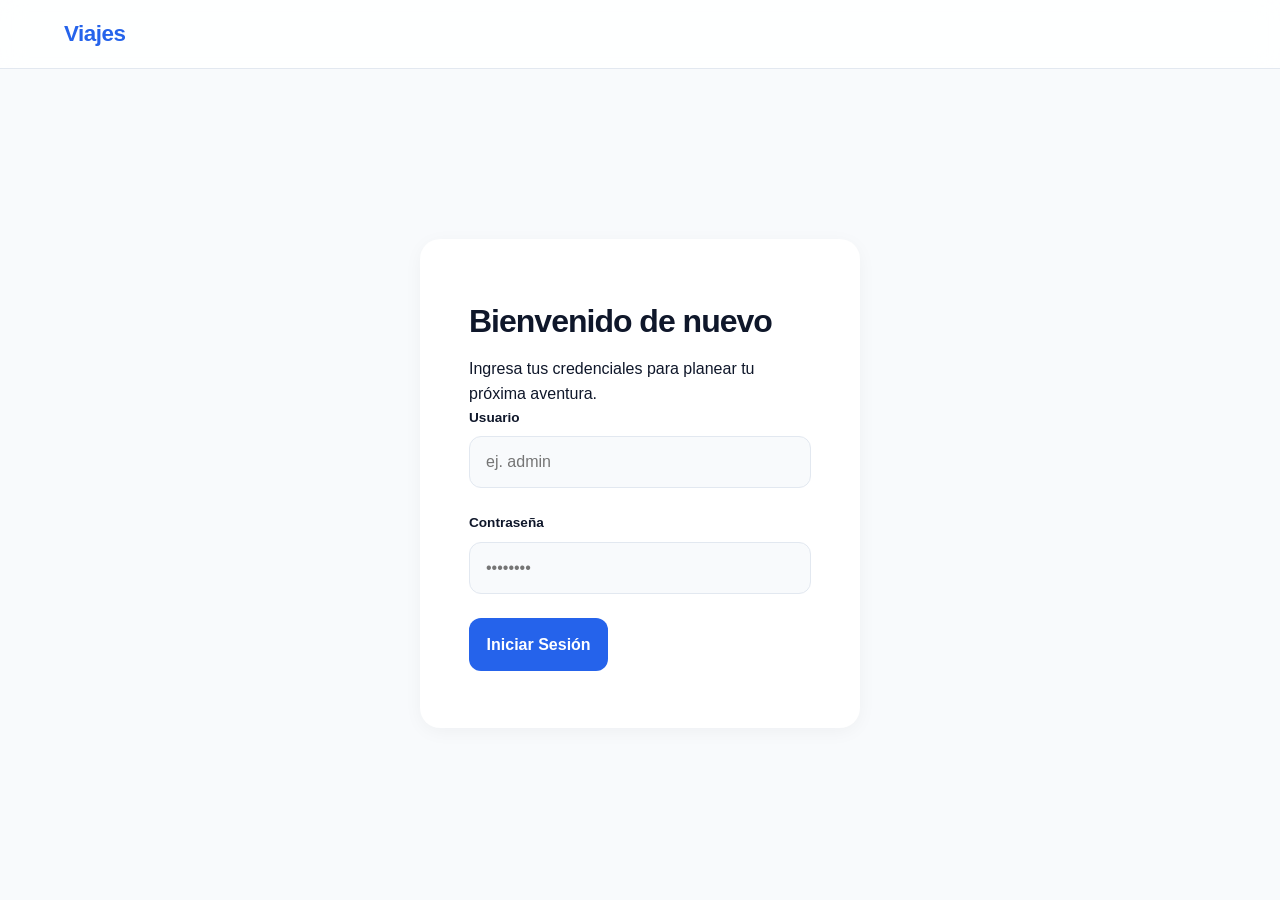
<file: index.html>
<!DOCTYPE html>
<html lang="es">
<head>
    <meta charset="UTF-8">
    <meta name="viewport" content="width=device-width, initial-scale=1.0">
    <title>Acceso | Viajes</title>
    <link rel="stylesheet" href="assets/css/style.css">
</head>
<body>

    <header>
        <h1>Viajes</h1>
    </header>

    <div class="login-wrapper">
        <div class="login-card">
            <h2>Bienvenido de nuevo</h2>
            <p>Ingresa tus credenciales para planear tu próxima aventura.</p>
            
            <div id="errorMessage" class="error-msg">
                Credenciales incorrectas. Revisa tu usuario y contraseña.
            </div>

            <form id="loginForm">
                <div class="input-group">
                    <label for="username">Usuario</label>
                    <input type="text" id="username" placeholder="ej. admin" required>
                </div>
                
                <div class="input-group">
                    <label for="password">Contraseña</label>
                    <input type="password" id="password" placeholder="••••••••" required>
                </div>

                <button type="submit">Iniciar Sesión</button>
            </form>
        </div>
    </div>

    <script src="assets/js/login.js"></script>
</body>
</html>
</file>
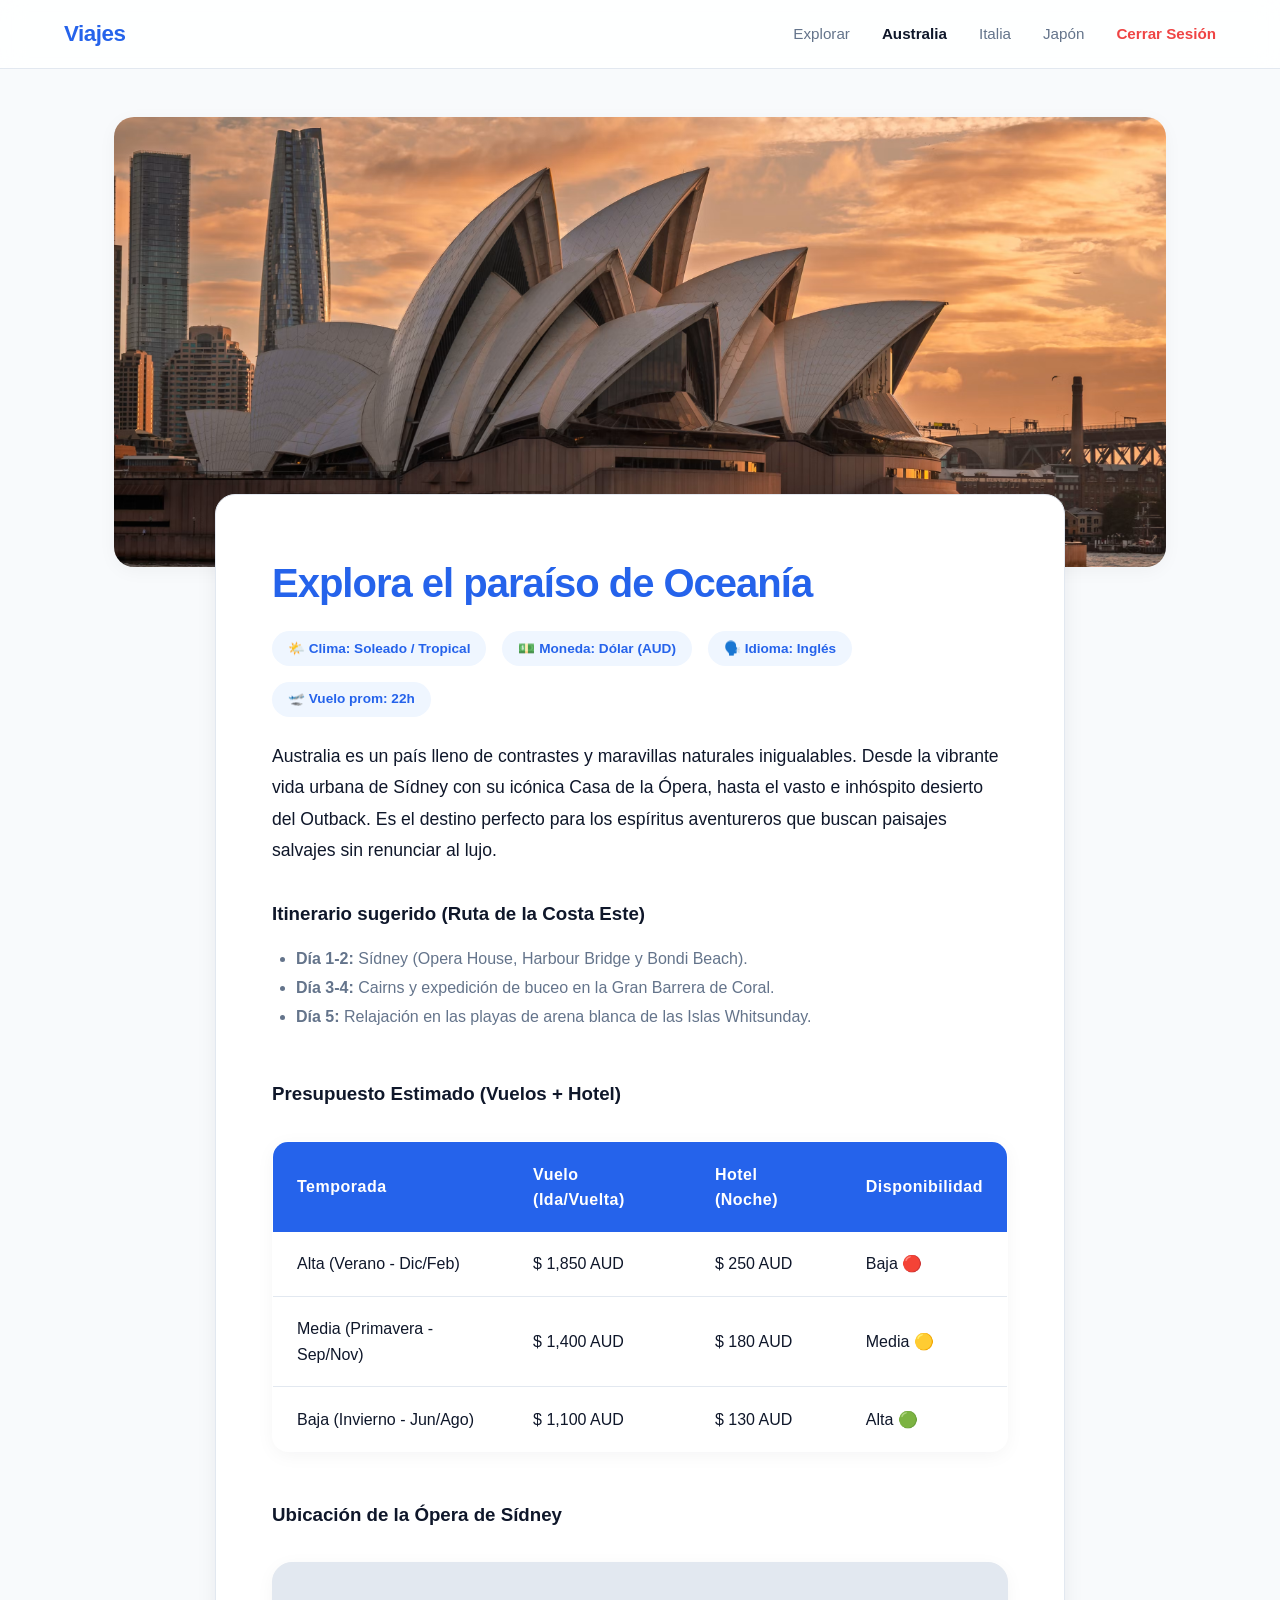
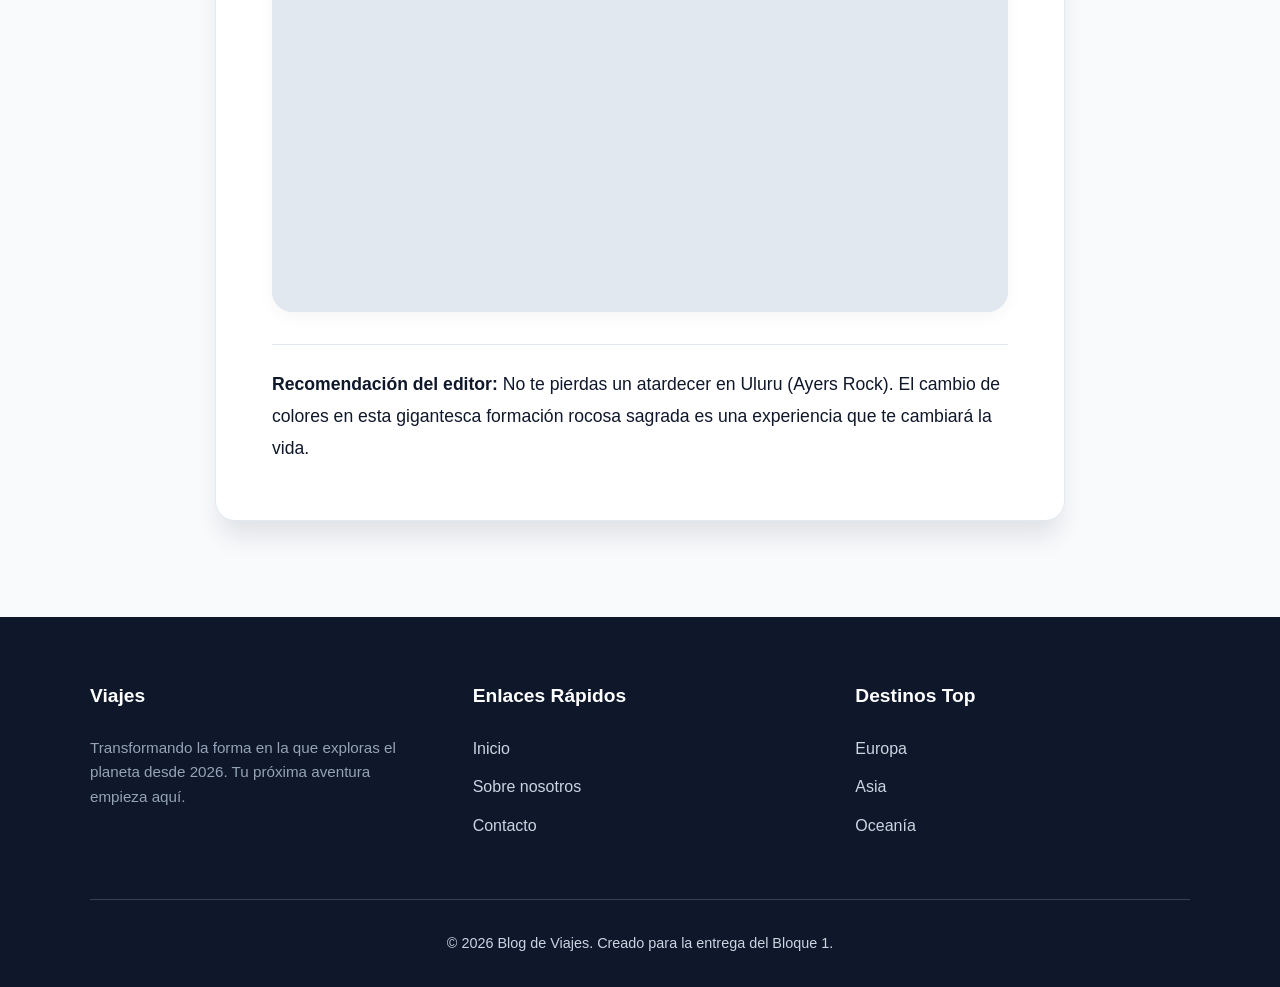
<file: australia.html>
<!DOCTYPE html>
<html lang="es">
<head>
    <meta charset="UTF-8">
    <meta name="viewport" content="width=device-width, initial-scale=1.0">
    <title>Australia | Viajes</title>
    <link rel="stylesheet" href="assets/css/style.css">
</head>
<body>

    <header>
        <h1>Viajes</h1>
        <nav>
            <ul>
                <li><a href="dashboard.html">Explorar</a></li>
                <!-- Enlace activo -->
                <li><a href="australia.html" style="color: var(--text-main); font-weight: 600;">Australia</a></li>
                <li><a href="italia.html">Italia</a></li>
                <li><a href="japon.html">Japón</a></li>
                <li><a href="index.html" class="nav-logout">Cerrar Sesión</a></li>
            </ul>
        </nav>
    </header>

    <main>
        <!-- Hero con margen cero -->
        <img src="assets/img/australia.jpg" alt="Vista de la Ópera de Sídney" class="hero fade-in" style="margin-bottom: 0;">

        <!-- Tarjeta de contenido superpuesta -->
        <article class="fade-in delay-1" style="background: var(--bg-surface); padding: 3.5rem; border-radius: var(--radius); box-shadow: var(--shadow-hover); max-width: 850px; margin: -80px auto 4rem auto; position: relative; z-index: 10; border: 1px solid var(--border-color);">
            
            <h2 style="font-size: 2.5rem; color: var(--accent); margin-bottom: 1rem; letter-spacing: -1px;">Explora el paraíso de Oceanía</h2>
            
            <!-- Badges informativos -->
            <div class="badges-container">
                <span class="badge">🌤️ Clima: Soleado / Tropical</span>
                <span class="badge">💵 Moneda: Dólar (AUD)</span>
                <span class="badge">🗣️ Idioma: Inglés</span>
                <span class="badge">🛫 Vuelo prom: 22h</span>
            </div>
            
            <p style="font-size: 1.1rem; line-height: 1.8; color: var(--text-main); margin-bottom: 1.5rem;">
                Australia es un país lleno de contrastes y maravillas naturales inigualables. Desde la vibrante vida urbana de Sídney con su icónica Casa de la Ópera, hasta el vasto e inhóspito desierto del Outback. Es el destino perfecto para los espíritus aventureros que buscan paisajes salvajes sin renunciar al lujo.
            </p>
            
            <h3 style="margin: 2rem 0 1rem; color: var(--text-main);">Itinerario sugerido (Ruta de la Costa Este)</h3>
            <ul style="margin-left: 1.5rem; margin-bottom: 2rem; color: var(--text-muted); line-height: 1.8;">
                <li><strong>Día 1-2:</strong> Sídney (Opera House, Harbour Bridge y Bondi Beach).</li>
                <li><strong>Día 3-4:</strong> Cairns y expedición de buceo en la Gran Barrera de Coral.</li>
                <li><strong>Día 5:</strong> Relajación en las playas de arena blanca de las Islas Whitsunday.</li>
            </ul>
            <!-- REQUISITO: Tabla Premium -->
            <h3 style="margin: 3rem 0 1rem; color: var(--text-main);">Presupuesto Estimado (Vuelos + Hotel)</h3>
            <table class="premium-table">
                <thead>
                    <tr>
                        <th>Temporada</th>
                        <th>Vuelo (Ida/Vuelta)</th>
                        <th>Hotel (Noche)</th>
                        <th>Disponibilidad</th>
                    </tr>
                </thead>
                <tbody>
                    <tr>
                        <td>Alta (Verano - Dic/Feb)</td>
                        <td>$ 1,850 AUD</td>
                        <td>$ 250 AUD</td>
                        <td>Baja 🔴</td>
                    </tr>
                    <tr>
                        <td>Media (Primavera - Sep/Nov)</td>
                        <td>$ 1,400 AUD</td>
                        <td>$ 180 AUD</td>
                        <td>Media 🟡</td>
                    </tr>
                    <tr>
                        <td>Baja (Invierno - Jun/Ago)</td>
                        <td>$ 1,100 AUD</td>
                        <td>$ 130 AUD</td>
                        <td>Alta 🟢</td>
                    </tr>
                </tbody>
            </table>

            <!-- Google Maps -->
            <h3 style="margin: 3rem 0 1rem; color: var(--text-main);">Ubicación de la Ópera de Sídney</h3>
            <div class="iframe-container">
                <iframe 
                    src="https://www.google.com/maps/embed?pb=!1m18!1m12!1m3!1d3312.885810214697!2d151.21273571520993!3d-33.856784380659614!2m3!1f0!2f0!3f0!3m2!1i1024!2i768!4f13.1!3m3!1m2!1s0x6b12ae665e892fdd%3A0x3133f8d75a1ac251!2sSydney%20Opera%20House!5e0!3m2!1sen!2sau!4v1680000000000!5m2!1sen!2sau" 
                    allowfullscreen="" 
                    loading="lazy" 
                    referrerpolicy="no-referrer-when-downgrade">
                </iframe>
            </div>

            <p style="font-size: 1.1rem; line-height: 1.8; color: var(--text-main); padding-top: 1.5rem; border-top: 1px solid var(--border-color);">
                <strong>Recomendación del editor:</strong> No te pierdas un atardecer en Uluru (Ayers Rock). El cambio de colores en esta gigantesca formación rocosa sagrada es una experiencia que te cambiará la vida.
            </p>

        </article>
    </main>

    <!-- Footer profesional -->
    <footer>
        <div class="footer-content">
            <div class="footer-col">
                <h4>Viajes</h4>
                <p style="color: #94a3b8; font-size: 0.95rem; margin-bottom: 1rem;">Transformando la forma en la que exploras el planeta desde 2026. Tu próxima aventura empieza aquí.</p>
            </div>
            <div class="footer-col">
                <h4>Enlaces Rápidos</h4>
                <ul>
                    <li><a href="dashboard.html">Inicio</a></li>
                    <li><a href="#">Sobre nosotros</a></li>
                    <li><a href="#">Contacto</a></li>
                </ul>
            </div>
            <div class="footer-col">
                <h4>Destinos Top</h4>
                <ul>
                    <li><a href="italia.html">Europa</a></li>
                    <li><a href="japon.html">Asia</a></li>
                    <li><a href="australia.html">Oceanía</a></li>
                </ul>
            </div>
        </div>
        <div class="footer-bottom">
            <p>&copy; 2026 Blog de Viajes. Creado para la entrega del Bloque 1.</p>
        </div>
    </footer>

</body>
</html>
</file>
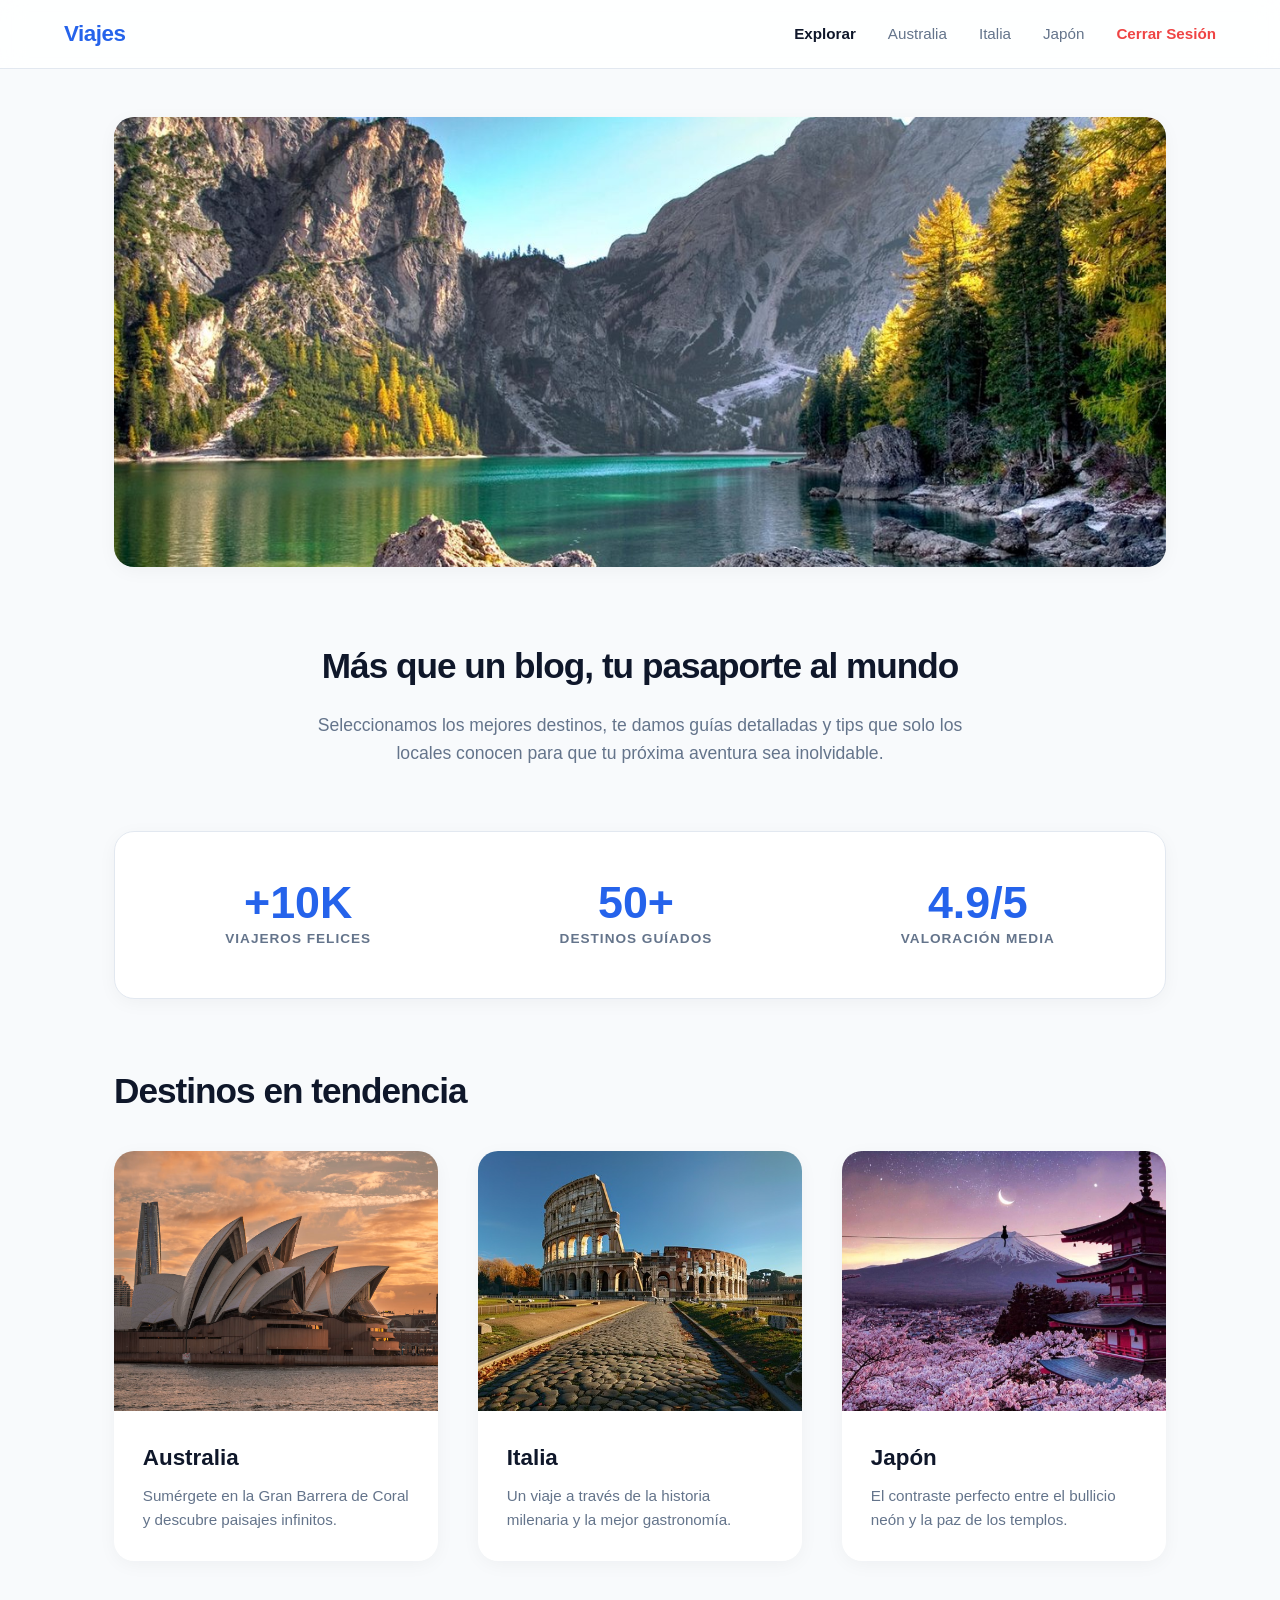
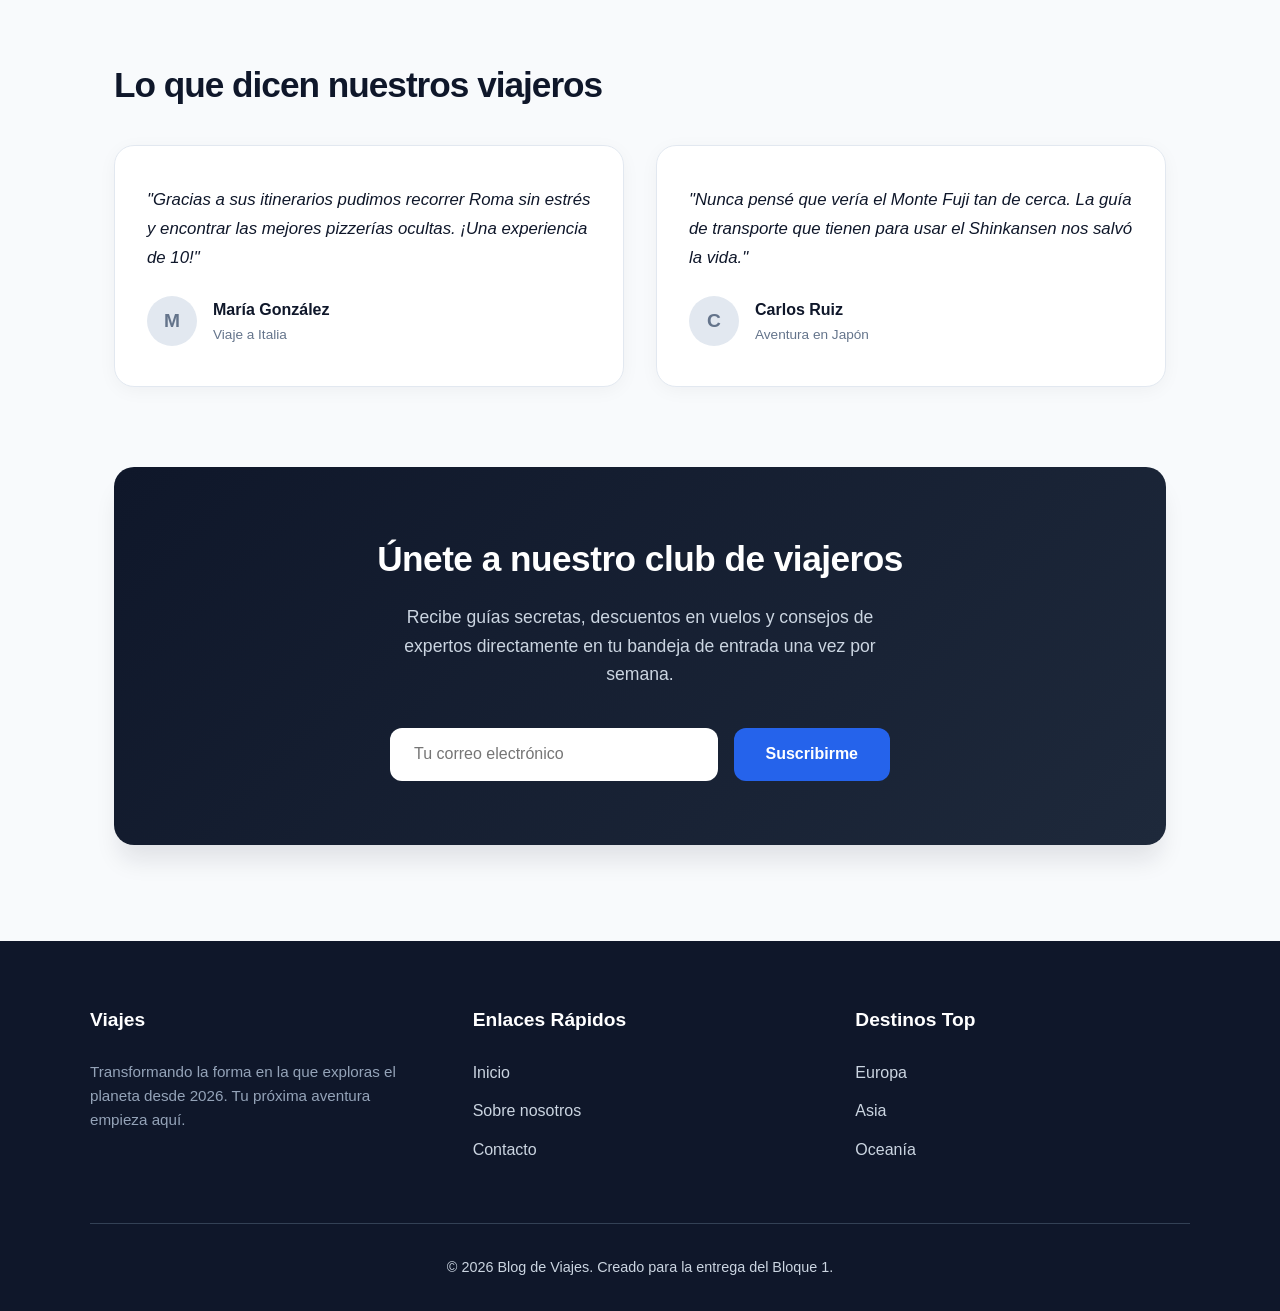
<file: dashboard.html>
<!DOCTYPE html>
<html lang="es">
<head>
    <meta charset="UTF-8">
    <meta name="viewport" content="width=device-width, initial-scale=1.0">
    <title>Inicio | Viajes</title>
    <link rel="stylesheet" href="assets/css/style.css">
</head>
<body>

    <header>
        <h1>Viajes</h1>
        <nav>
            <ul>
                <li><a href="dashboard.html" style="color: var(--text-main); font-weight: 600;">Explorar</a></li>
                <li><a href="australia.html">Australia</a></li>
                <li><a href="italia.html">Italia</a></li>
                <li><a href="japon.html">Japón</a></li>
                <li><a href="index.html" class="nav-logout">Cerrar Sesión</a></li>
            </ul>
        </nav>
    </header>

    <main>
        <!-- Hero con animacion -->
        <img src="assets/img/header.jpg" alt="Portada de destinos" class="hero fade-in">

        <!-- Intro -->
        <section class="section-header fade-in delay-1" style="text-align: center; max-width: 700px; margin: 4rem auto 2rem auto;">
            <h2 style="margin-bottom: 1rem;">Más que un blog, tu pasaporte al mundo</h2>
            <p style="color: var(--text-muted); font-size: 1.1rem;">Seleccionamos los mejores destinos, te damos guías detalladas y tips que solo los locales conocen para que tu próxima aventura sea inolvidable.</p>
        </section>

        <!-- Estadísticas rápidas -->
        <div class="stats-container fade-in delay-2">
            <div class="stat-item">
                <div class="stat-number">+10K</div>
                <div class="stat-label">Viajeros Felices</div>
            </div>
            <div class="stat-item">
                <div class="stat-number">50+</div>
                <div class="stat-label">Destinos Guíados</div>
            </div>
            <div class="stat-item">
                <div class="stat-number">4.9/5</div>
                <div class="stat-label">Valoración Media</div>
            </div>
        </div>

        <!-- Destinos en Tendencia -->
        <div class="section-header fade-in delay-1">
            <h2>Destinos en tendencia</h2>
        </div>
        
        <div class="destinos-grid">
            <a href="australia.html" class="destino-card fade-in delay-1">
                <div class="img-wrapper"><img src="assets/img/australia.jpg" alt="Australia"></div>
                <div class="destino-info">
                    <h3>Australia</h3>
                    <p>Sumérgete en la Gran Barrera de Coral y descubre paisajes infinitos.</p>
                </div>
            </a>

            <a href="italia.html" class="destino-card fade-in delay-2">
                <div class="img-wrapper"><img src="assets/img/italia.jpg" alt="Italia"></div>
                <div class="destino-info">
                    <h3>Italia</h3>
                    <p>Un viaje a través de la historia milenaria y la mejor gastronomía.</p>
                </div>
            </a>

            <a href="japon.html" class="destino-card fade-in delay-2">
                <div class="img-wrapper"><img src="assets/img/japon.jpg" alt="Japón"></div>
                <div class="destino-info">
                    <h3>Japón</h3>
                    <p>El contraste perfecto entre el bullicio neón y la paz de los templos.</p>
                </div>
            </a>
        </div>

        <!-- Sección de Testimonios -->
        <div class="section-header fade-in delay-1" style="margin-top: 6rem;">
            <h2>Lo que dicen nuestros viajeros</h2>
        </div>

        <div class="testimonials-grid fade-in delay-2">
            <div class="testimonial-card">
                <p class="testimonial-text">"Gracias a sus itinerarios pudimos recorrer Roma sin estrés y encontrar las mejores pizzerías ocultas. ¡Una experiencia de 10!"</p>
                <div class="testimonial-author">
                    <div class="author-avatar">M</div>
                    <div class="author-info">
                        <h4>María González</h4>
                        <p>Viaje a Italia</p>
                    </div>
                </div>
            </div>

            <div class="testimonial-card">
                <p class="testimonial-text">"Nunca pensé que vería el Monte Fuji tan de cerca. La guía de transporte que tienen para usar el Shinkansen nos salvó la vida."</p>
                <div class="testimonial-author">
                    <div class="author-avatar">C</div>
                    <div class="author-info">
                        <h4>Carlos Ruiz</h4>
                        <p>Aventura en Japón</p>
                    </div>
                </div>
            </div>
        </div>

        <!-- Call to Action (Newsletter Formulario) -->
        <section class="newsletter-section fade-in delay-1">
            <h2>Únete a nuestro club de viajeros</h2>
            <p>Recibe guías secretas, descuentos en vuelos y consejos de expertos directamente en tu bandeja de entrada una vez por semana.</p>
            
            <!-- elemento formulario para sumar puntos -->
            <form action="#" class="newsletter-form" onsubmit="event.preventDefault(); alert('¡Gracias por suscribirte!');">
                <input type="email" placeholder="Tu correo electrónico" required>
                <button type="submit">Suscribirme</button>
            </form>
        </section>

    </main>

    <!-- Footer -->
    <footer>
        <div class="footer-content">
            <div class="footer-col">
                <h4>Viajes</h4>
                <p style="color: #94a3b8; font-size: 0.95rem; margin-bottom: 1rem;">Transformando la forma en la que exploras el planeta desde 2026. Tu próxima aventura empieza aquí.</p>
            </div>
            <div class="footer-col">
                <h4>Enlaces Rápidos</h4>
                <ul>
                    <li><a href="dashboard.html">Inicio</a></li>
                    <li><a href="#">Sobre nosotros</a></li>
                    <li><a href="#">Contacto</a></li>
                </ul>
            </div>
            <div class="footer-col">
                <h4>Destinos Top</h4>
                <ul>
                    <li><a href="italia.html">Europa</a></li>
                    <li><a href="japon.html">Asia</a></li>
                    <li><a href="australia.html">Oceanía</a></li>
                </ul>
            </div>
        </div>
        <div class="footer-bottom">
            <p>&copy; 2026 Blog de Viajes. Creado para la entrega del Bloque 1.</p>
        </div>
    </footer>

</body>
</html>
</file>
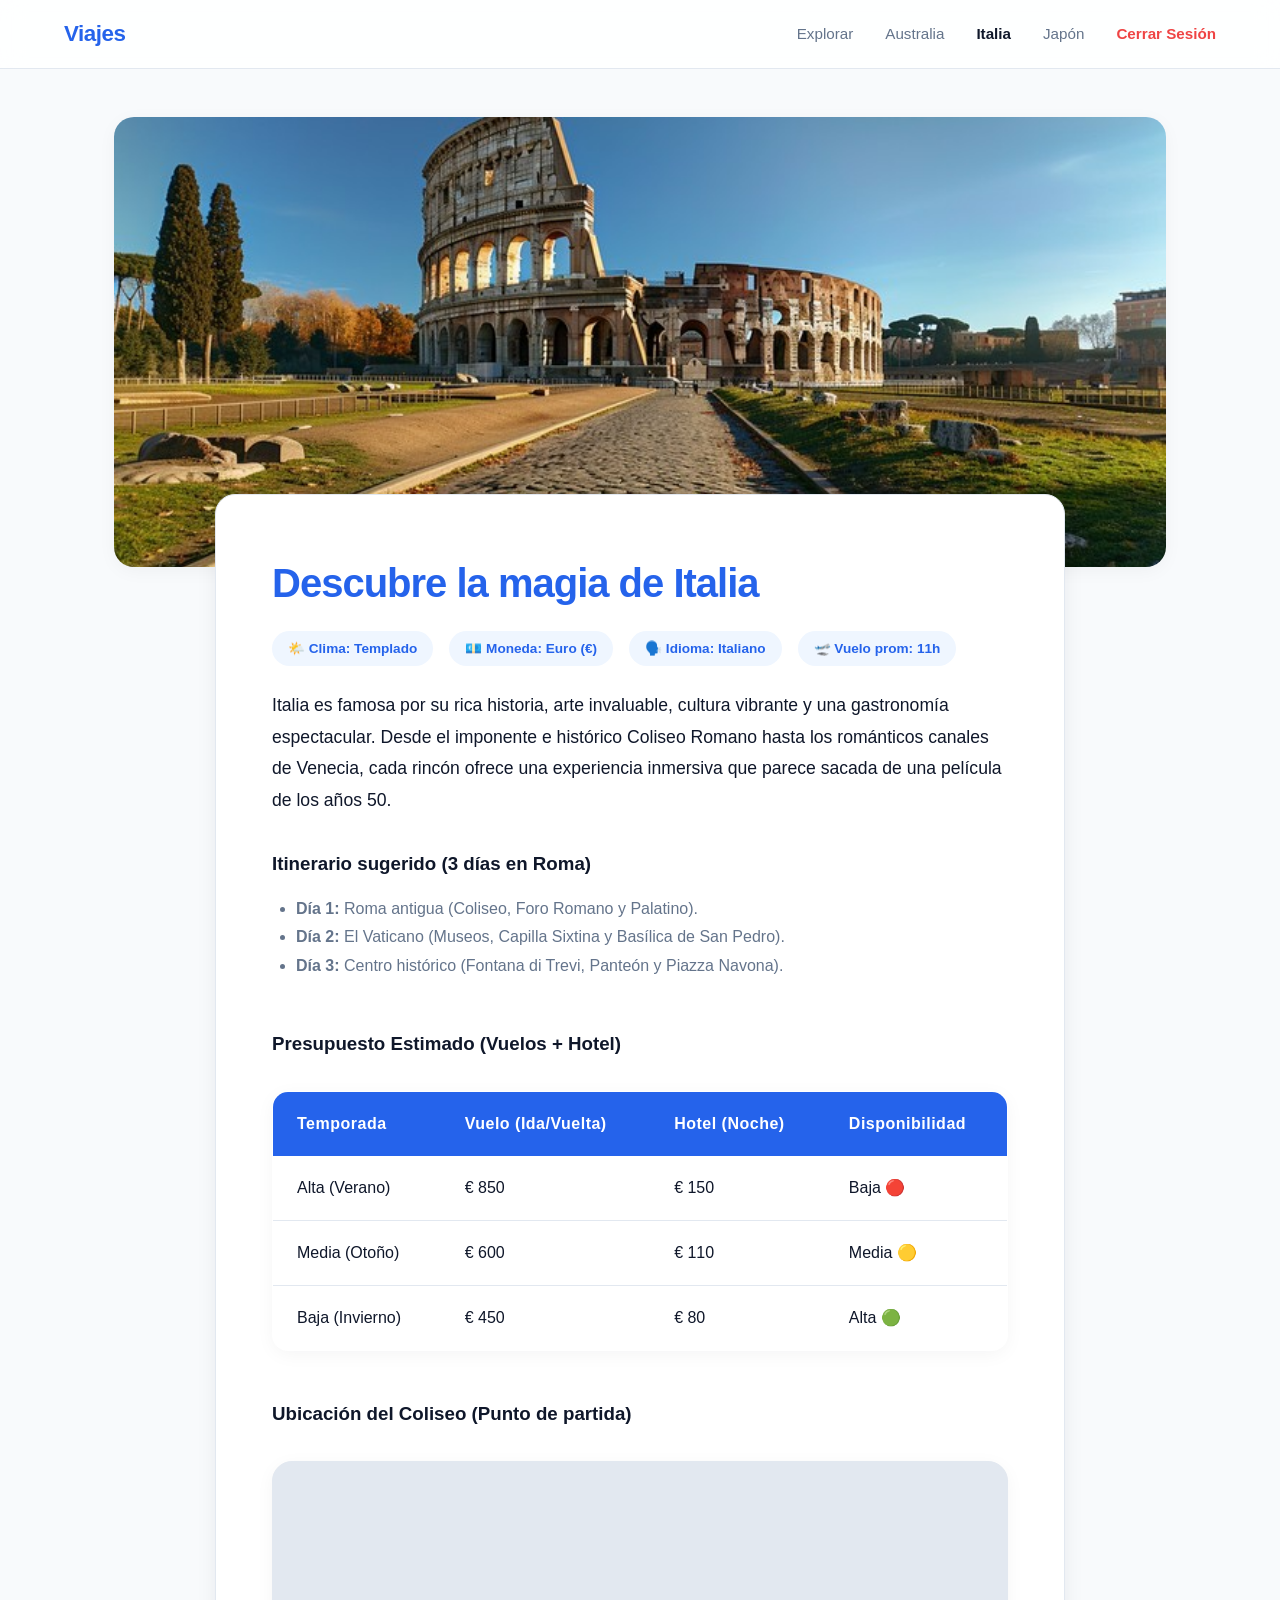
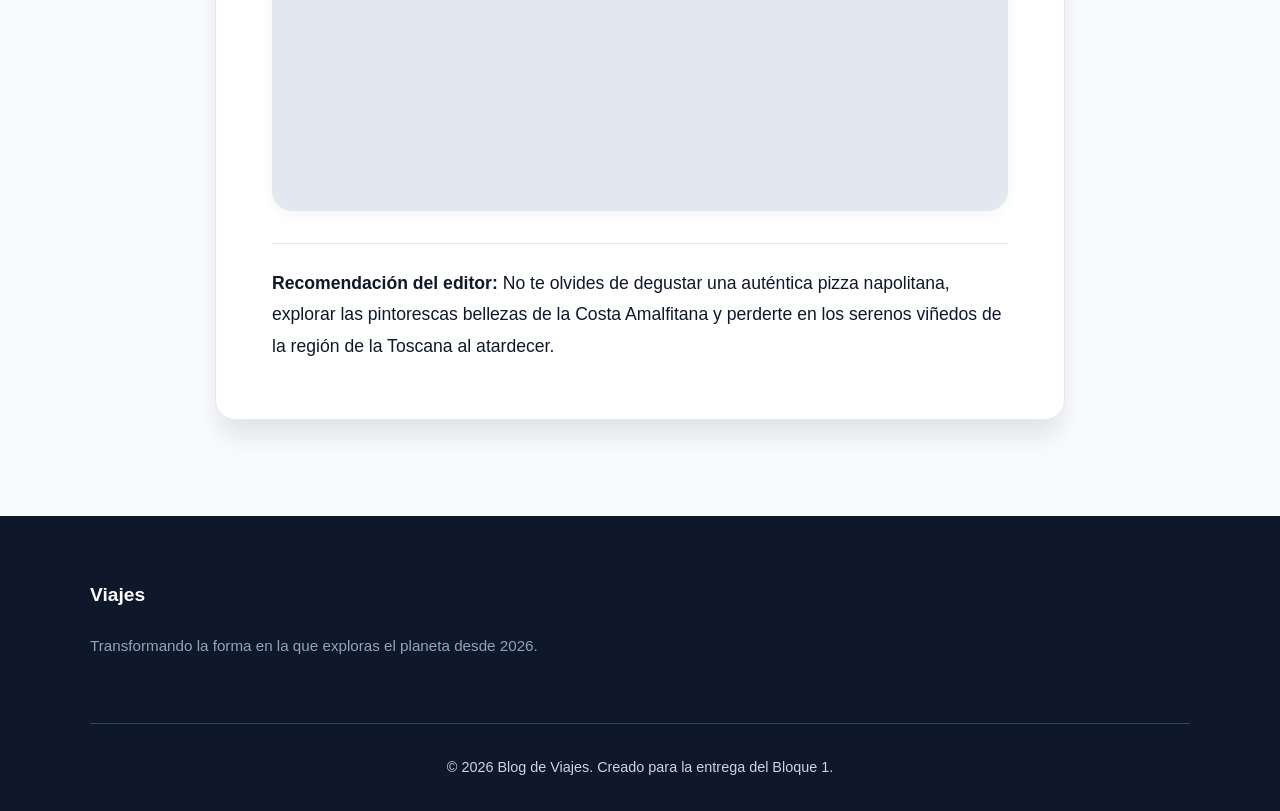
<file: italia.html>
<!DOCTYPE html>
<html lang="es">
<head>
    <meta charset="UTF-8">
    <meta name="viewport" content="width=device-width, initial-scale=1.0">
    <title>Italia | Viajes</title>
    <link rel="stylesheet" href="assets/css/style.css">
</head>
<body>

    <header>
        <h1>Viajes</h1>
        <nav>
            <ul>
                <li><a href="dashboard.html">Explorar</a></li>
                <li><a href="australia.html">Australia</a></li>
                <li><a href="italia.html" style="color: var(--text-main); font-weight: 600;">Italia</a></li>
                <li><a href="japon.html">Japón</a></li>
                <li><a href="index.html" class="nav-logout">Cerrar Sesión</a></li>
            </ul>
        </nav>
    </header>

    <main>
        <img src="assets/img/italia.jpg" alt="Vista del Coliseo" class="hero fade-in" style="margin-bottom: 0;">

        <article class="fade-in delay-1" style="background: var(--bg-surface); padding: 3.5rem; border-radius: var(--radius); box-shadow: var(--shadow-hover); max-width: 850px; margin: -80px auto 4rem auto; position: relative; z-index: 10; border: 1px solid var(--border-color);">
            
            <h2 style="font-size: 2.5rem; color: var(--accent); margin-bottom: 1rem; letter-spacing: -1px;">Descubre la magia de Italia</h2>
            
            <div class="badges-container">
                <span class="badge">🌤️ Clima: Templado</span>
                <span class="badge">💶 Moneda: Euro (€)</span>
                <span class="badge">🗣️ Idioma: Italiano</span>
                <span class="badge">🛫 Vuelo prom: 11h</span>
            </div>
            
            <p style="font-size: 1.1rem; line-height: 1.8; color: var(--text-main); margin-bottom: 1.5rem;">
                Italia es famosa por su rica historia, arte invaluable, cultura vibrante y una gastronomía espectacular. Desde el imponente e histórico Coliseo Romano hasta los románticos canales de Venecia, cada rincón ofrece una experiencia inmersiva que parece sacada de una película de los años 50.
            </p>
            
            <h3 style="margin: 2rem 0 1rem; color: var(--text-main);">Itinerario sugerido (3 días en Roma)</h3>
            <ul style="margin-left: 1.5rem; margin-bottom: 2rem; color: var(--text-muted); line-height: 1.8;">
                <li><strong>Día 1:</strong> Roma antigua (Coliseo, Foro Romano y Palatino).</li>
                <li><strong>Día 2:</strong> El Vaticano (Museos, Capilla Sixtina y Basílica de San Pedro).</li>
                <li><strong>Día 3:</strong> Centro histórico (Fontana di Trevi, Panteón y Piazza Navona).</li>
            </ul>
            <!-- Tabla premium -->
            <h3 style="margin: 3rem 0 1rem; color: var(--text-main);">Presupuesto Estimado (Vuelos + Hotel)</h3>
            <table class="premium-table">
                <thead>
                    <tr>
                        <th>Temporada</th>
                        <th>Vuelo (Ida/Vuelta)</th>
                        <th>Hotel (Noche)</th>
                        <th>Disponibilidad</th>
                    </tr>
                </thead>
                <tbody>
                    <tr>
                        <td>Alta (Verano)</td>
                        <td>€ 850</td>
                        <td>€ 150</td>
                        <td>Baja 🔴</td>
                    </tr>
                    <tr>
                        <td>Media (Otoño)</td>
                        <td>€ 600</td>
                        <td>€ 110</td>
                        <td>Media 🟡</td>
                    </tr>
                    <tr>
                        <td>Baja (Invierno)</td>
                        <td>€ 450</td>
                        <td>€ 80</td>
                        <td>Alta 🟢</td>
                    </tr>
                </tbody>
            </table>

            <!-- Google Maps -->
            <h3 style="margin: 3rem 0 1rem; color: var(--text-main);">Ubicación del Coliseo (Punto de partida)</h3>
            <div class="iframe-container">
                <iframe 
                    src="https://www.google.com/maps/embed?pb=!1m18!1m12!1m3!1d2970.123073808986!2d12.492230915441486!3d41.89021017922126!2m3!1f0!2f0!3f0!3m2!1i1024!2i768!4f13.1!3m3!1m2!1s0x132f61b6532013ad%3A0x28f1c82e908503c4!2sColiseo!5e0!3m2!1ses!2smx!4v1680000000000!5m2!1ses!2smx" 
                    allowfullscreen="" 
                    loading="lazy" 
                    referrerpolicy="no-referrer-when-downgrade">
                </iframe>
            </div>

            <p style="font-size: 1.1rem; line-height: 1.8; color: var(--text-main); padding-top: 1.5rem; border-top: 1px solid var(--border-color);">
                <strong>Recomendación del editor:</strong> No te olvides de degustar una auténtica pizza napolitana, explorar las pintorescas bellezas de la Costa Amalfitana y perderte en los serenos viñedos de la región de la Toscana al atardecer.
            </p>

        </article>
    </main>

    <footer>
        <div class="footer-content">
            <div class="footer-col">
                <h4>Viajes</h4>
                <p style="color: #94a3b8; font-size: 0.95rem; margin-bottom: 1rem;">Transformando la forma en la que exploras el planeta desde 2026.</p>
            </div>
            </div>
        <div class="footer-bottom">
            <p>&copy; 2026 Blog de Viajes. Creado para la entrega del Bloque 1.</p>
        </div>
    </footer>

</body>
</html>
</file>
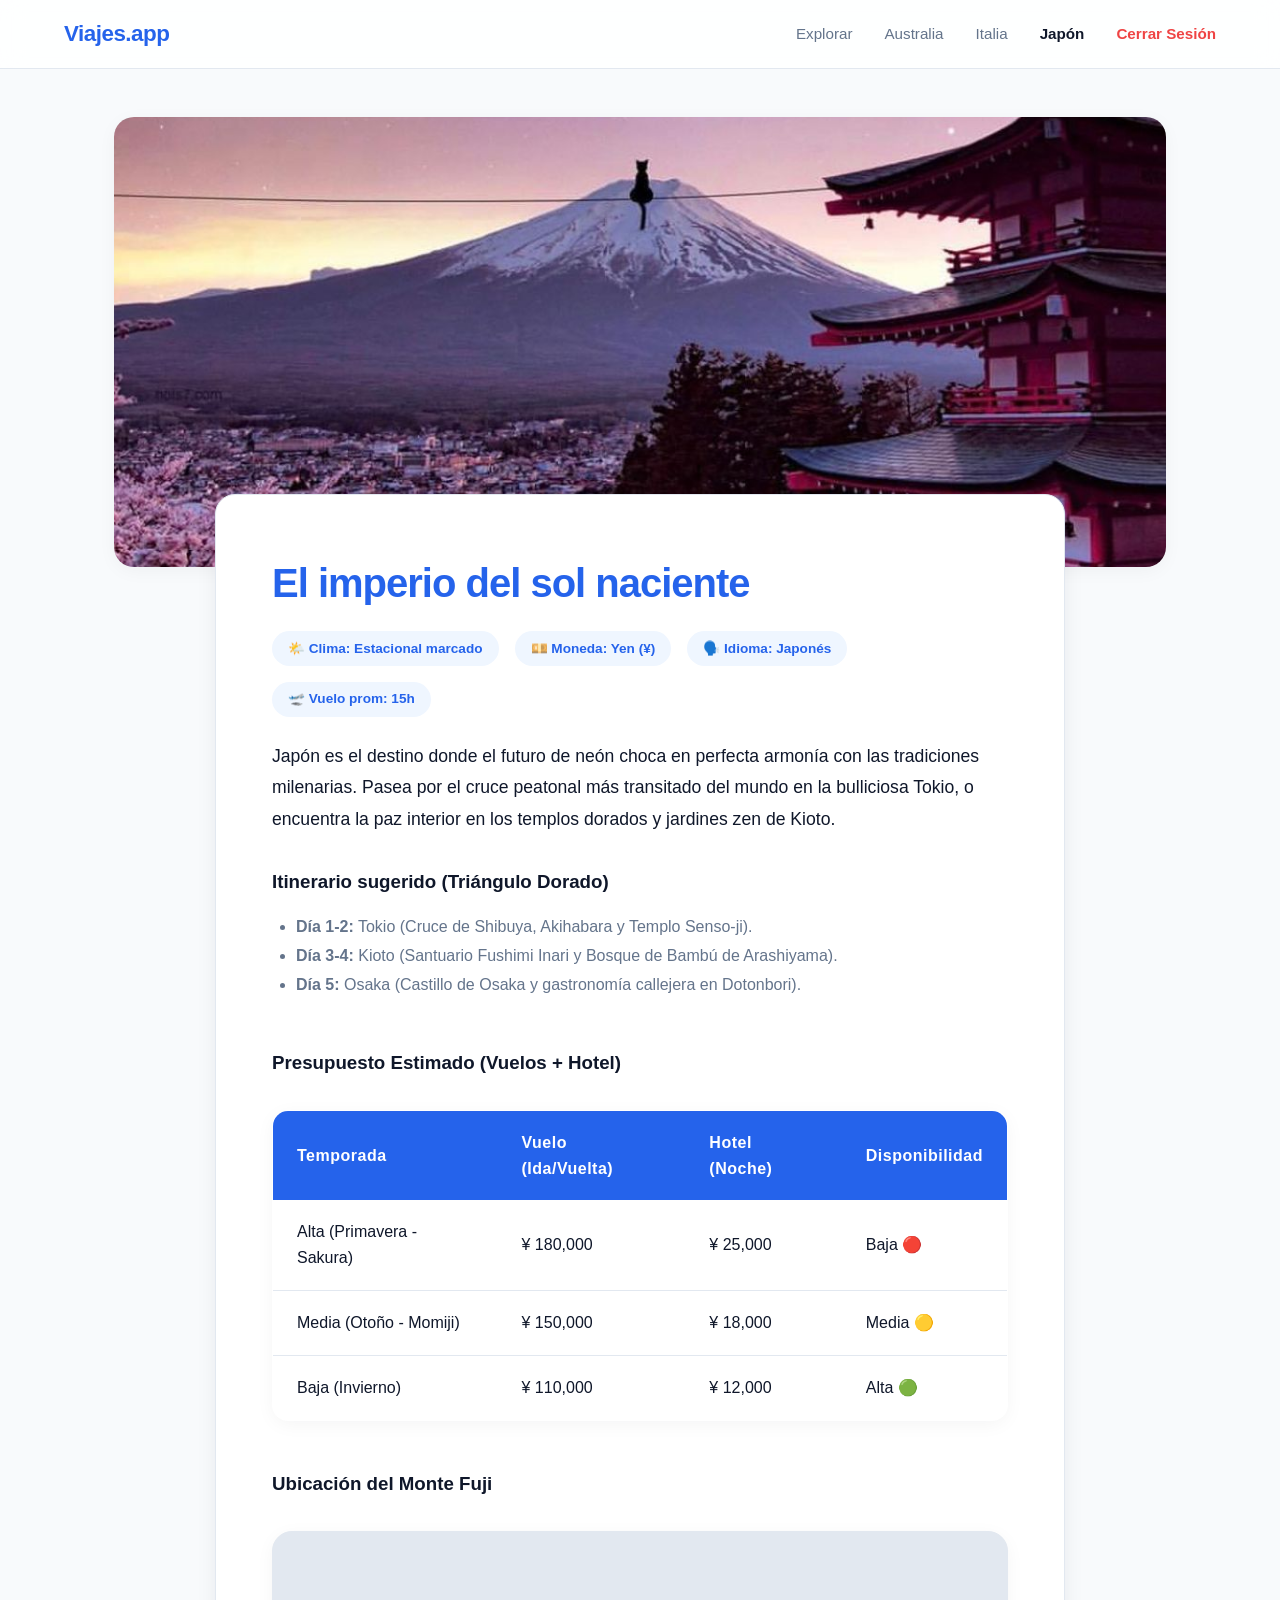
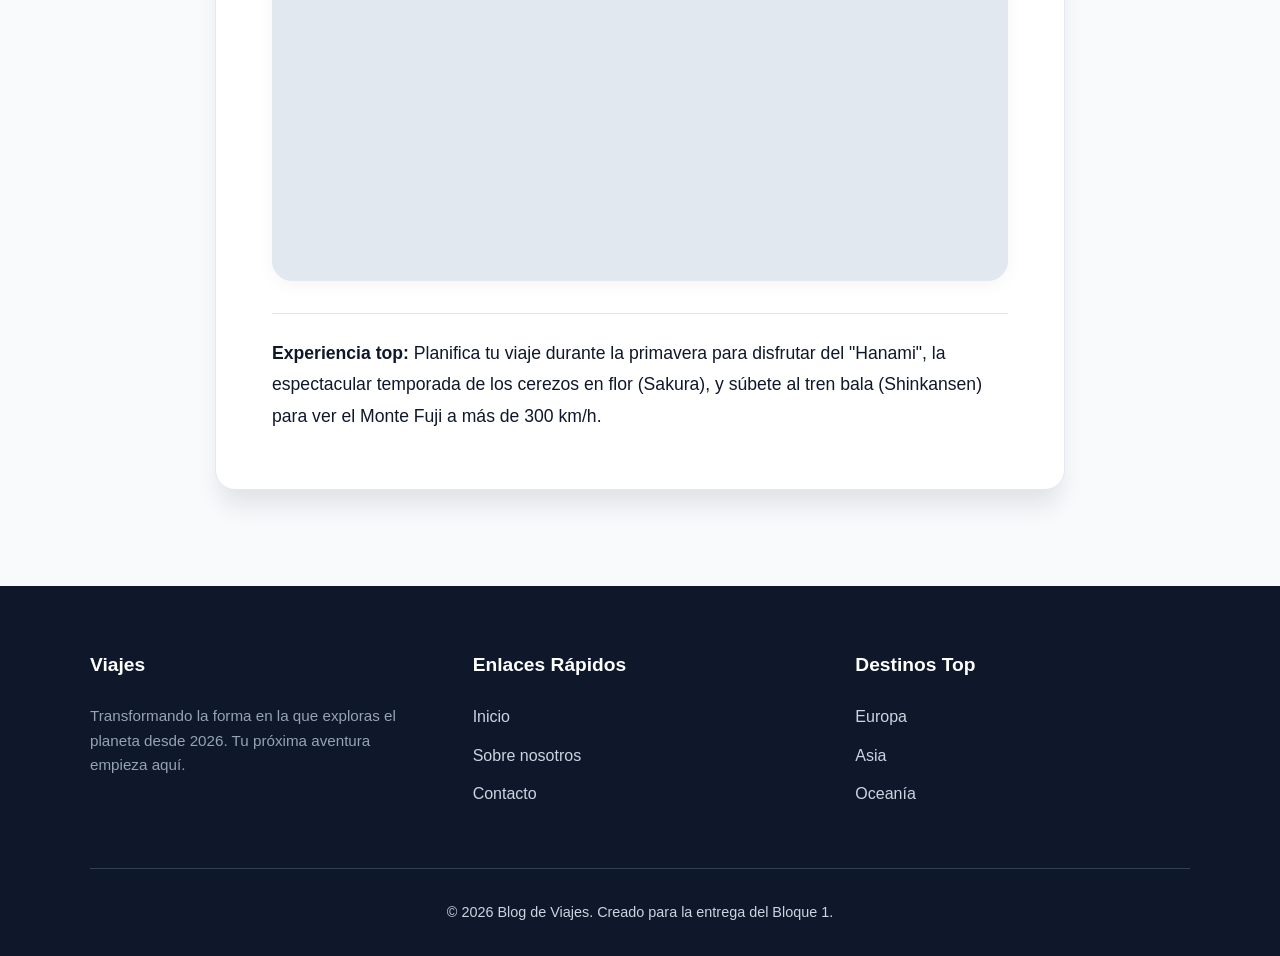
<file: japon.html>
<!DOCTYPE html>
<html lang="es">
<head>
    <meta charset="UTF-8">
    <meta name="viewport" content="width=device-width, initial-scale=1.0">
    <title>Japón | Viajes Premium</title>
    <link rel="stylesheet" href="assets/css/style.css">
</head>
<body>

    <header>
        <h1>Viajes.app</h1>
        <nav>
            <ul>
                <li><a href="dashboard.html">Explorar</a></li>
                <li><a href="australia.html">Australia</a></li>
                <li><a href="italia.html">Italia</a></li>
                <!-- Enlace activo -->
                <li><a href="japon.html" style="color: var(--text-main); font-weight: 600;">Japón</a></li>
                <li><a href="index.html" class="nav-logout">Cerrar Sesión</a></li>
            </ul>
        </nav>
    </header>

    <main>
        <!-- Hero con margen cero -->
        <img src="assets/img/japon.jpg" alt="Vista del Monte Fuji con cerezos" class="hero fade-in" style="margin-bottom: 0;">

        <!-- Tarjeta de contenido superpuesta -->
        <article class="fade-in delay-1" style="background: var(--bg-surface); padding: 3.5rem; border-radius: var(--radius); box-shadow: var(--shadow-hover); max-width: 850px; margin: -80px auto 4rem auto; position: relative; z-index: 10; border: 1px solid var(--border-color);">
            
            <h2 style="font-size: 2.5rem; color: var(--accent); margin-bottom: 1rem; letter-spacing: -1px;">El imperio del sol naciente</h2>
            
            <!-- Badges informativos -->
            <div class="badges-container">
                <span class="badge">🌤️ Clima: Estacional marcado</span>
                <span class="badge">💴 Moneda: Yen (¥)</span>
                <span class="badge">🗣️ Idioma: Japonés</span>
                <span class="badge">🛫 Vuelo prom: 15h</span>
            </div>
            
            <p style="font-size: 1.1rem; line-height: 1.8; color: var(--text-main); margin-bottom: 1.5rem;">
                Japón es el destino donde el futuro de neón choca en perfecta armonía con las tradiciones milenarias. Pasea por el cruce peatonal más transitado del mundo en la bulliciosa Tokio, o encuentra la paz interior en los templos dorados y jardines zen de Kioto.
            </p>
            
            <h3 style="margin: 2rem 0 1rem; color: var(--text-main);">Itinerario sugerido (Triángulo Dorado)</h3>
            <ul style="margin-left: 1.5rem; margin-bottom: 2rem; color: var(--text-muted); line-height: 1.8;">
                <li><strong>Día 1-2:</strong> Tokio (Cruce de Shibuya, Akihabara y Templo Senso-ji).</li>
                <li><strong>Día 3-4:</strong> Kioto (Santuario Fushimi Inari y Bosque de Bambú de Arashiyama).</li>
                <li><strong>Día 5:</strong> Osaka (Castillo de Osaka y gastronomía callejera en Dotonbori).</li>
            </ul>
            <!-- Tabla Premium -->
            <h3 style="margin: 3rem 0 1rem; color: var(--text-main);">Presupuesto Estimado (Vuelos + Hotel)</h3>
            <table class="premium-table">
                <thead>
                    <tr>
                        <th>Temporada</th>
                        <th>Vuelo (Ida/Vuelta)</th>
                        <th>Hotel (Noche)</th>
                        <th>Disponibilidad</th>
                    </tr>
                </thead>
                <tbody>
                    <tr>
                        <td>Alta (Primavera - Sakura)</td>
                        <td>¥ 180,000</td>
                        <td>¥ 25,000</td>
                        <td>Baja 🔴</td>
                    </tr>
                    <tr>
                        <td>Media (Otoño - Momiji)</td>
                        <td>¥ 150,000</td>
                        <td>¥ 18,000</td>
                        <td>Media 🟡</td>
                    </tr>
                    <tr>
                        <td>Baja (Invierno)</td>
                        <td>¥ 110,000</td>
                        <td>¥ 12,000</td>
                        <td>Alta 🟢</td>
                    </tr>
                </tbody>
            </table>

            <!-- Google Maps -->
            <h3 style="margin: 3rem 0 1rem; color: var(--text-main);">Ubicación del Monte Fuji</h3>
            <div class="iframe-container">
                <iframe 
                    src="https://www.google.com/maps/embed?pb=!1m18!1m12!1m3!1d206253.45021235122!2d138.5820358826771!3d35.36062468307223!2m3!1f0!2f0!3f0!3m2!1i1024!2i768!4f13.1!3m3!1m2!1s0x6019629a42fdc899%3A0xa6a1fcc916f3a4df!2sMount%20Fuji!5e0!3m2!1sen!2sjp!4v1680000000000!5m2!1sen!2sjp" 
                    allowfullscreen="" 
                    loading="lazy" 
                    referrerpolicy="no-referrer-when-downgrade">
                </iframe>
            </div>

            <p style="font-size: 1.1rem; line-height: 1.8; color: var(--text-main); padding-top: 1.5rem; border-top: 1px solid var(--border-color);">
                <strong>Experiencia top:</strong> Planifica tu viaje durante la primavera para disfrutar del "Hanami", la espectacular temporada de los cerezos en flor (Sakura), y súbete al tren bala (Shinkansen) para ver el Monte Fuji a más de 300 km/h.
            </p>

        </article>
    </main>

    <!-- Footer profesional -->
    <footer>
        <div class="footer-content">
            <div class="footer-col">
                <h4>Viajes</h4>
                <p style="color: #94a3b8; font-size: 0.95rem; margin-bottom: 1rem;">Transformando la forma en la que exploras el planeta desde 2026. Tu próxima aventura empieza aquí.</p>
            </div>
            <div class="footer-col">
                <h4>Enlaces Rápidos</h4>
                <ul>
                    <li><a href="dashboard.html">Inicio</a></li>
                    <li><a href="#">Sobre nosotros</a></li>
                    <li><a href="#">Contacto</a></li>
                </ul>
            </div>
            <div class="footer-col">
                <h4>Destinos Top</h4>
                <ul>
                    <li><a href="italia.html">Europa</a></li>
                    <li><a href="japon.html">Asia</a></li>
                    <li><a href="australia.html">Oceanía</a></li>
                </ul>
            </div>
        </div>
        <div class="footer-bottom">
            <p>&copy; 2026 Blog de Viajes. Creado para la entrega del Bloque 1.</p>
        </div>
    </footer>

</body>
</html>
</file>
<file: assets/css/style.css>
/* VARIABLES */
:root {
    --bg-body: #f8fafc;
    --bg-surface: #ffffff;
    --text-main: #0f172a;
    --text-muted: #64748b;
    --accent: #2563eb;
    --accent-hover: #1d4ed8;
    --border-color: #e2e8f0;
    --shadow-soft: 0 4px 20px -2px rgba(15, 23, 42, 0.05);
    --shadow-hover: 0 20px 25px -5px rgba(15, 23, 42, 0.1);
    --radius: 20px;
}

* {
    margin: 0;
    padding: 0;
    box-sizing: border-box;
    font-family: -apple-system, BlinkMacSystemFont, "Segoe UI", Roboto, sans-serif;
}

body {
    background-color: var(--bg-body);
    color: var(--text-main);
    line-height: 1.6;
    -webkit-font-smoothing: antialiased;
}

/* ANIMACIONES GLOBALES */
/* Le ponemos esta clase a lo que queramos que aparezca flotando */
.fade-in {
    animation: fadeIn 0.8s ease-out forwards;
    opacity: 0; /* Empieza invisible */
}

/* Retrasamos algunas partes para hacer un efecto "cascada" */
.delay-1 { animation-delay: 0.2s; }
.delay-2 { animation-delay: 0.4s; }

@keyframes fadeIn {
    from {
        opacity: 0;
        transform: translateY(20px);
    }
    to {
        opacity: 1;
        transform: translateY(0);
    }
}

/* HEADER FLOTANTE */
header {
    position: sticky;
    top: 0;
    z-index: 100;
    background: rgba(255, 255, 255, 0.85);
    backdrop-filter: blur(12px);
    border-bottom: 1px solid var(--border-color);
    padding: 1rem 5%;
    display: flex;
    justify-content: space-between;
    align-items: center;
}

header h1 { font-size: 1.4rem; font-weight: 800; color: var(--accent); letter-spacing: -0.5px; }
nav ul { display: flex; gap: 2rem; list-style: none; }
nav a { color: var(--text-muted); text-decoration: none; font-weight: 500; font-size: 0.95rem; transition: color 0.2s; }
nav a:hover { color: var(--text-main); }
.nav-logout { color: #ef4444 !important; font-weight: 600; }

/* COMPONENTES (Botones, Inputs, Badges) */
.input-group { margin-bottom: 1.5rem; }
.input-group label { display: block; margin-bottom: 0.5rem; font-size: 0.85rem; font-weight: 600; }
.input-group input { width: 100%; padding: 1rem; background-color: var(--bg-body); border: 1px solid var(--border-color); border-radius: 12px; font-size: 1rem; outline: none; transition: all 0.2s; }
.input-group input:focus { background-color: var(--bg-surface); border-color: var(--accent); box-shadow: 0 0 0 4px rgba(37, 99, 235, 0.1); }

button { padding: 1.1rem; background-color: var(--accent); color: white; border: none; border-radius: 12px; font-size: 1rem; font-weight: 600; cursor: pointer; transition: all 0.2s; }
button:hover { background-color: var(--accent-hover); }
button:active { transform: scale(0.98); }

/* Píldoras de información para los destinos */
.badges-container {
    display: flex;
    gap: 1rem;
    margin-bottom: 1.5rem;
    flex-wrap: wrap;
}
.badge {
    background-color: #eff6ff; /* Azul clarito */
    color: var(--accent);
    padding: 0.4rem 1rem;
    border-radius: 99px; /* Para que quede ovalado */
    font-size: 0.85rem;
    font-weight: 600;
}

/* ==========================================
   LAYOUTS (Login y Dashboard)
   ========================================== */
.login-wrapper { height: calc(100vh - 70px); display: flex; justify-content: center; align-items: center; padding: 1rem; }
.login-card { background: var(--bg-surface); padding: 3.5rem 3rem; border-radius: var(--radius); box-shadow: var(--shadow-soft); width: 100%; max-width: 440px; border: 1px solid rgba(255, 255, 255, 0.5); }
.login-card h2 { font-size: 2rem; margin-bottom: 0.5rem; font-weight: 700; letter-spacing: -1px; }

.error-msg { background-color: #fef2f2; color: #b91c1c; padding: 1rem; border-radius: 12px; font-size: 0.9rem; margin-bottom: 1.5rem; display: none; border: 1px solid #fecaca; }

main { max-width: 1100px; margin: 3rem auto; padding: 0 1.5rem; }
.hero { width: 100%; height: 450px; object-fit: cover; border-radius: var(--radius); box-shadow: var(--shadow-soft); }

.section-header { margin-top: 4rem; margin-bottom: 2rem; }
.section-header h2 { font-size: 2.2rem; letter-spacing: -1px; }

.destinos-grid { display: grid; grid-template-columns: repeat(auto-fit, minmax(300px, 1fr)); gap: 2.5rem; }
.destino-card { text-decoration: none; color: inherit; display: block; border-radius: var(--radius); overflow: hidden; background: var(--bg-surface); box-shadow: var(--shadow-soft); transition: all 0.3s; }
.destino-card:hover { transform: translateY(-8px); box-shadow: var(--shadow-hover); }
.img-wrapper { width: 100%; height: 260px; overflow: hidden; }
.img-wrapper img { width: 100%; height: 100%; object-fit: cover; transition: transform 0.5s ease; }
.destino-card:hover .img-wrapper img { transform: scale(1.05); }
.destino-info { padding: 1.8rem; }
.destino-info h3 { font-size: 1.4rem; margin-bottom: 0.5rem; }
.destino-info p { color: var(--text-muted); font-size: 0.95rem; }

/* ==========================================
   FOOTER VIP (Nuevo)
   ========================================== */
footer {
    background-color: #0f172a; /* Azul súper oscuro */
    color: #cbd5e1;
    padding: 4rem 1.5rem 2rem;
    margin-top: 6rem;
}

.footer-content {
    max-width: 1100px;
    margin: 0 auto;
    display: grid;
    grid-template-columns: repeat(auto-fit, minmax(250px, 1fr));
    gap: 3rem;
    margin-bottom: 3rem;
}

.footer-col h4 {
    color: white;
    font-size: 1.2rem;
    margin-bottom: 1.5rem;
}

.footer-col ul { list-style: none; }
.footer-col ul li { margin-bottom: 0.8rem; }
.footer-col ul li a { color: #cbd5e1; text-decoration: none; transition: color 0.2s; }
.footer-col ul li a:hover { color: white; }

.footer-bottom {
    max-width: 1100px;
    margin: 0 auto;
    border-top: 1px solid #334155;
    padding-top: 2rem;
    text-align: center;
    font-size: 0.9rem;
}

@keyframes shake {
    0%, 100% { transform: translateX(0); }
    20%, 60% { transform: translateX(-5px); }
    40%, 80% { transform: translateX(5px); }
}

/* ==========================================
   TABLAS Y MULTIMEDIA (Requisitos Rúbrica)
   ========================================== */
.premium-table {
    width: 100%;
    border-collapse: collapse;
    margin: 2rem 0;
    background: var(--bg-surface);
    border-radius: 16px;
    overflow: hidden; /* Para que los bordes redondeados funcionen en la tabla */
    box-shadow: var(--shadow-soft);
    border: 1px solid var(--border-color);
}

.premium-table th {
    background-color: var(--accent);
    color: white;
    padding: 1.2rem 1.5rem;
    text-align: left;
    font-weight: 600;
    letter-spacing: 0.5px;
}

.premium-table td {
    padding: 1.2rem 1.5rem;
    border-bottom: 1px solid var(--border-color);
    color: var(--text-main);
    transition: background-color 0.2s;
}

.premium-table tr:last-child td {
    border-bottom: none;
}

.premium-table tr:hover td {
    background-color: #f1f5f9; /* Efecto hover en las filas */
}

/* Contenedor para el mapa o video incrustado */
.iframe-container {
    width: 100%;
    height: 350px;
    border-radius: var(--radius);
    overflow: hidden;
    box-shadow: var(--shadow-soft);
    margin: 2rem 0;
    border: 1px solid var(--border-color);
    background: #e2e8f0; /* Color de carga */
}

.iframe-container iframe {
    width: 100%;
    height: 100%;
    border: none;
}

/* SECCIONES EXTRA DASHBOARD (Stats, Reviews, Newsletter)*/

/* Bloque de números/estadísticas */
.stats-container {
    display: flex;
    justify-content: space-around;
    flex-wrap: wrap;
    gap: 2rem;
    padding: 3rem 2rem;
    background: var(--bg-surface);
    border-radius: var(--radius);
    box-shadow: var(--shadow-soft);
    margin: 4rem 0;
    border: 1px solid var(--border-color);
}

.stat-item { text-align: center; }
.stat-number { font-size: 2.8rem; font-weight: 800; color: var(--accent); margin-bottom: 0.2rem; line-height: 1; }
.stat-label { color: var(--text-muted); font-weight: 600; text-transform: uppercase; font-size: 0.85rem; letter-spacing: 1px; }

/* Cuadrícula de Testimonios */
.testimonials-grid {
    display: grid;
    grid-template-columns: repeat(auto-fit, minmax(300px, 1fr));
    gap: 2rem;
    margin-bottom: 4rem;
}

.testimonial-card {
    background: var(--bg-surface);
    padding: 2.5rem 2rem;
    border-radius: var(--radius);
    box-shadow: var(--shadow-soft);
    border: 1px solid var(--border-color);
    transition: transform 0.3s;
}

.testimonial-card:hover { transform: translateY(-5px); box-shadow: var(--shadow-hover); }

.testimonial-text { font-style: italic; color: var(--text-main); margin-bottom: 1.5rem; line-height: 1.7; font-size: 1.05rem; }

.testimonial-author { display: flex; align-items: center; gap: 1rem; }
.author-avatar { width: 50px; height: 50px; border-radius: 50%; background-color: #e2e8f0; display: flex; justify-content: center; align-items: center; font-weight: bold; color: var(--text-muted); font-size: 1.2rem; }
.author-info h4 { font-size: 1rem; margin-bottom: 0.1rem; }
.author-info p { font-size: 0.85rem; color: var(--text-muted); }

/* Banner de Newsletter */
.newsletter-section {
    background: linear-gradient(135deg, #0f172a, #1e293b);
    color: white;
    padding: 4rem 2rem;
    border-radius: var(--radius);
    text-align: center;
    margin: 5rem 0 2rem 0;
    box-shadow: var(--shadow-hover);
}

.newsletter-section h2 { margin-bottom: 1rem; font-size: 2.2rem; letter-spacing: -0.5px; color: white; }
.newsletter-section p { color: #cbd5e1; margin-bottom: 2.5rem; max-width: 500px; margin-left: auto; margin-right: auto; font-size: 1.1rem; }

.newsletter-form { display: flex; gap: 1rem; max-width: 500px; margin: 0 auto; }
.newsletter-form input { flex: 1; padding: 1.1rem 1.5rem; border: none; border-radius: 12px; font-size: 1rem; outline: none; }
.newsletter-form button { width: auto; margin-top: 0; padding: 1.1rem 2rem; white-space: nowrap; }

/* Para móviles: el newsletter se apila hacia abajo */
@media (max-width: 600px) {
    .newsletter-form { flex-direction: column; }
    .newsletter-form button { width: 100%; }
}
</file>
